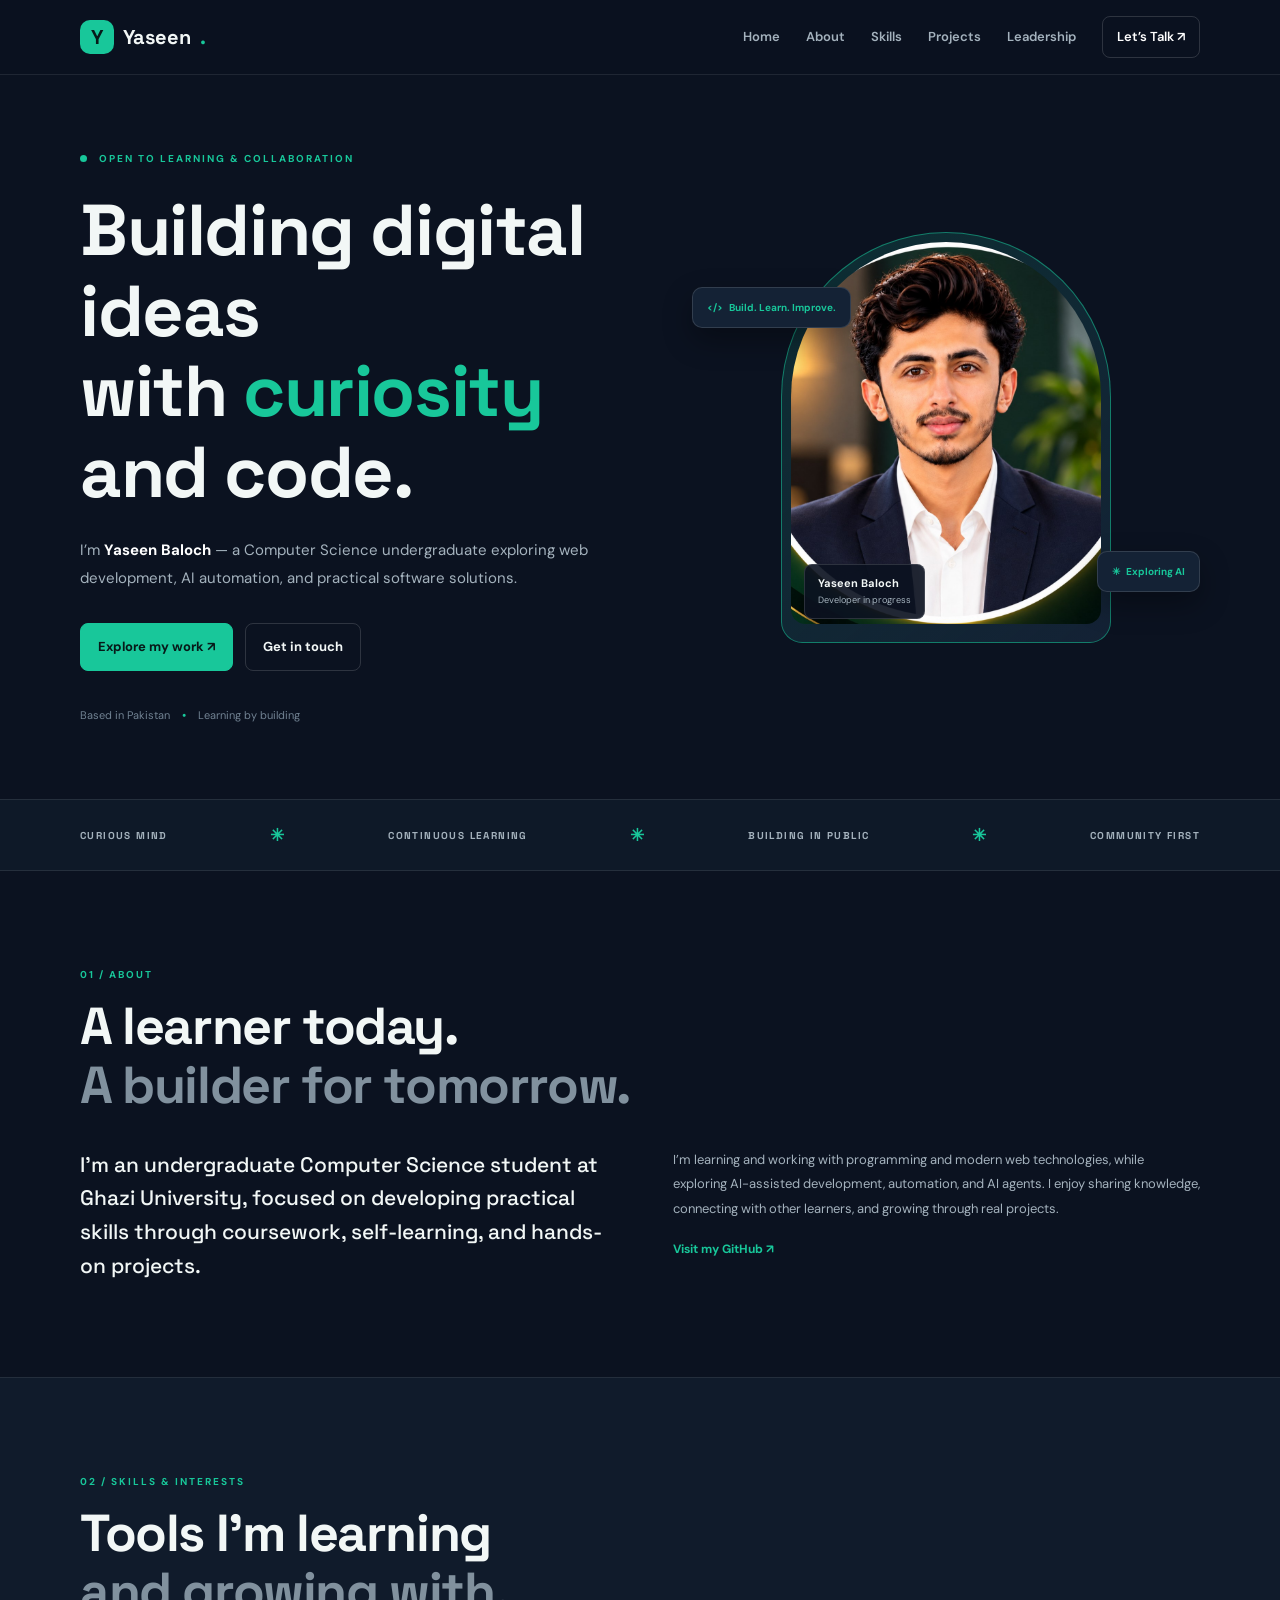
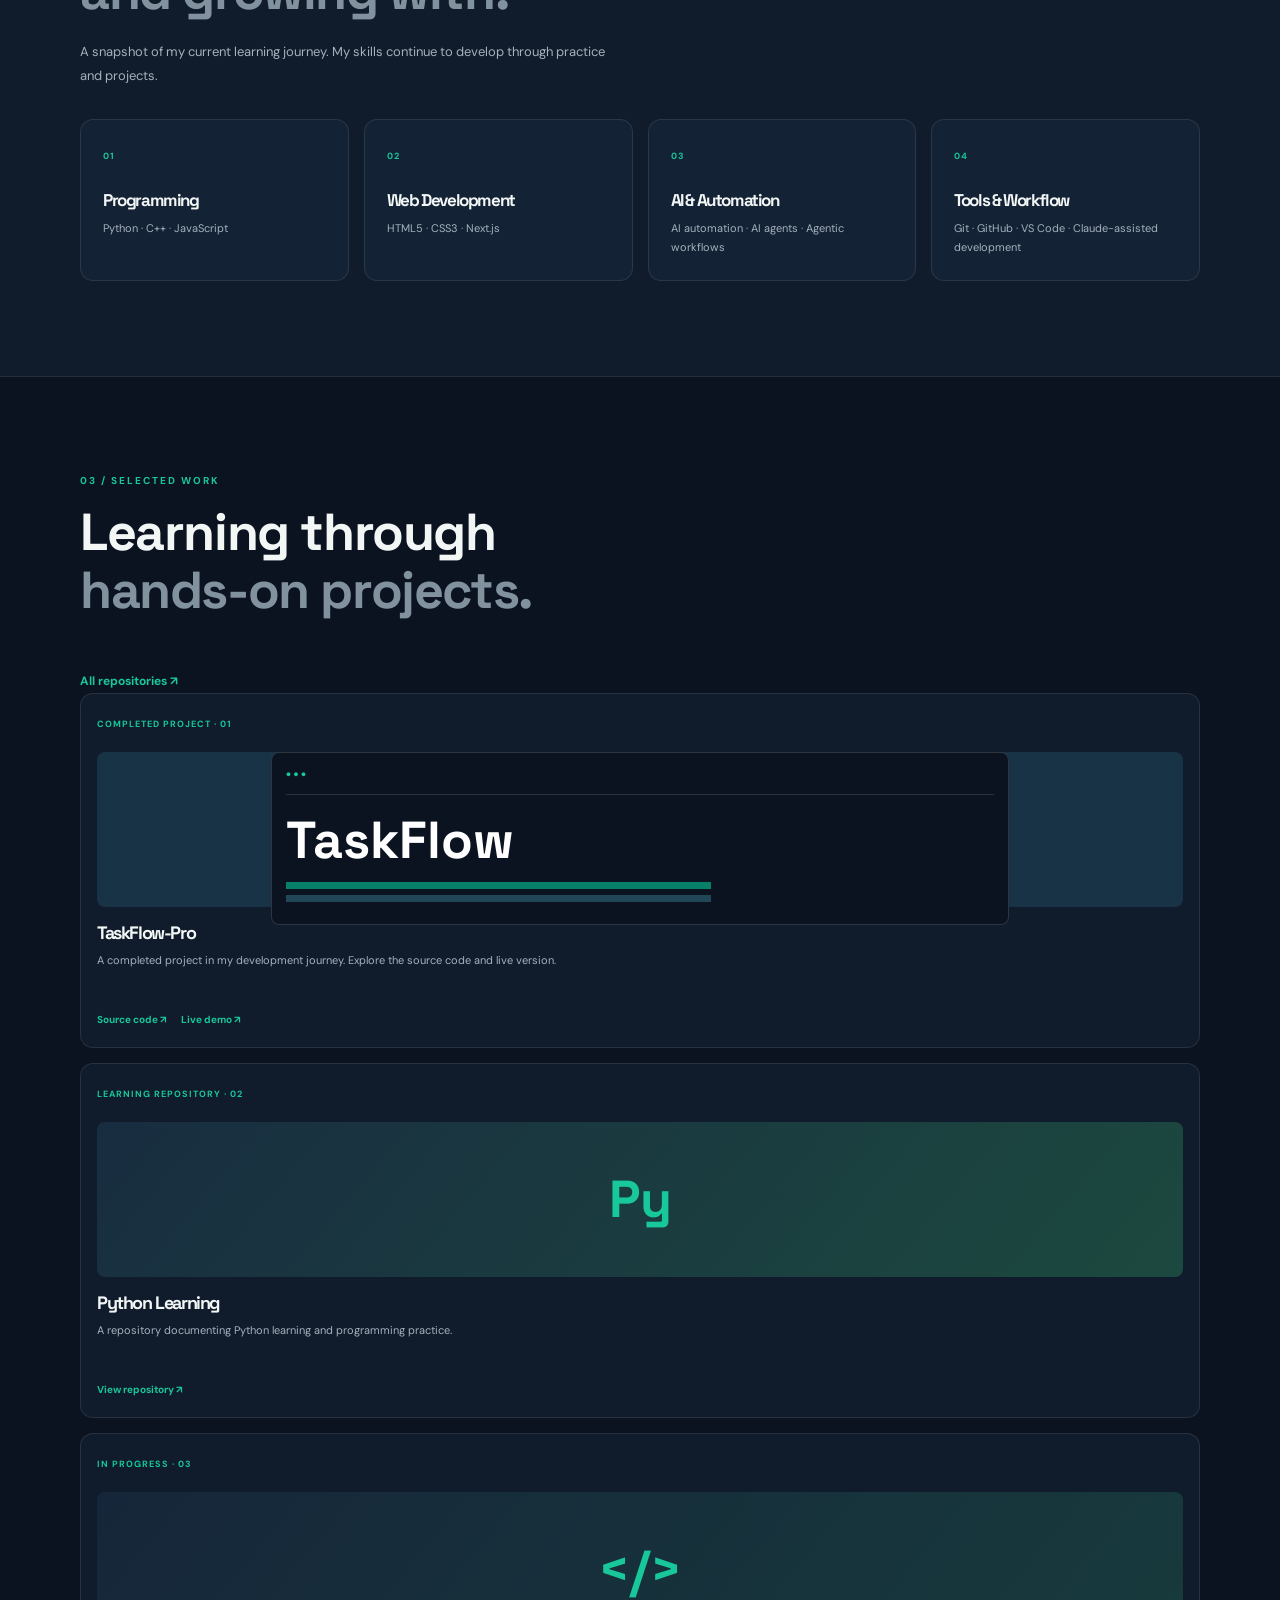
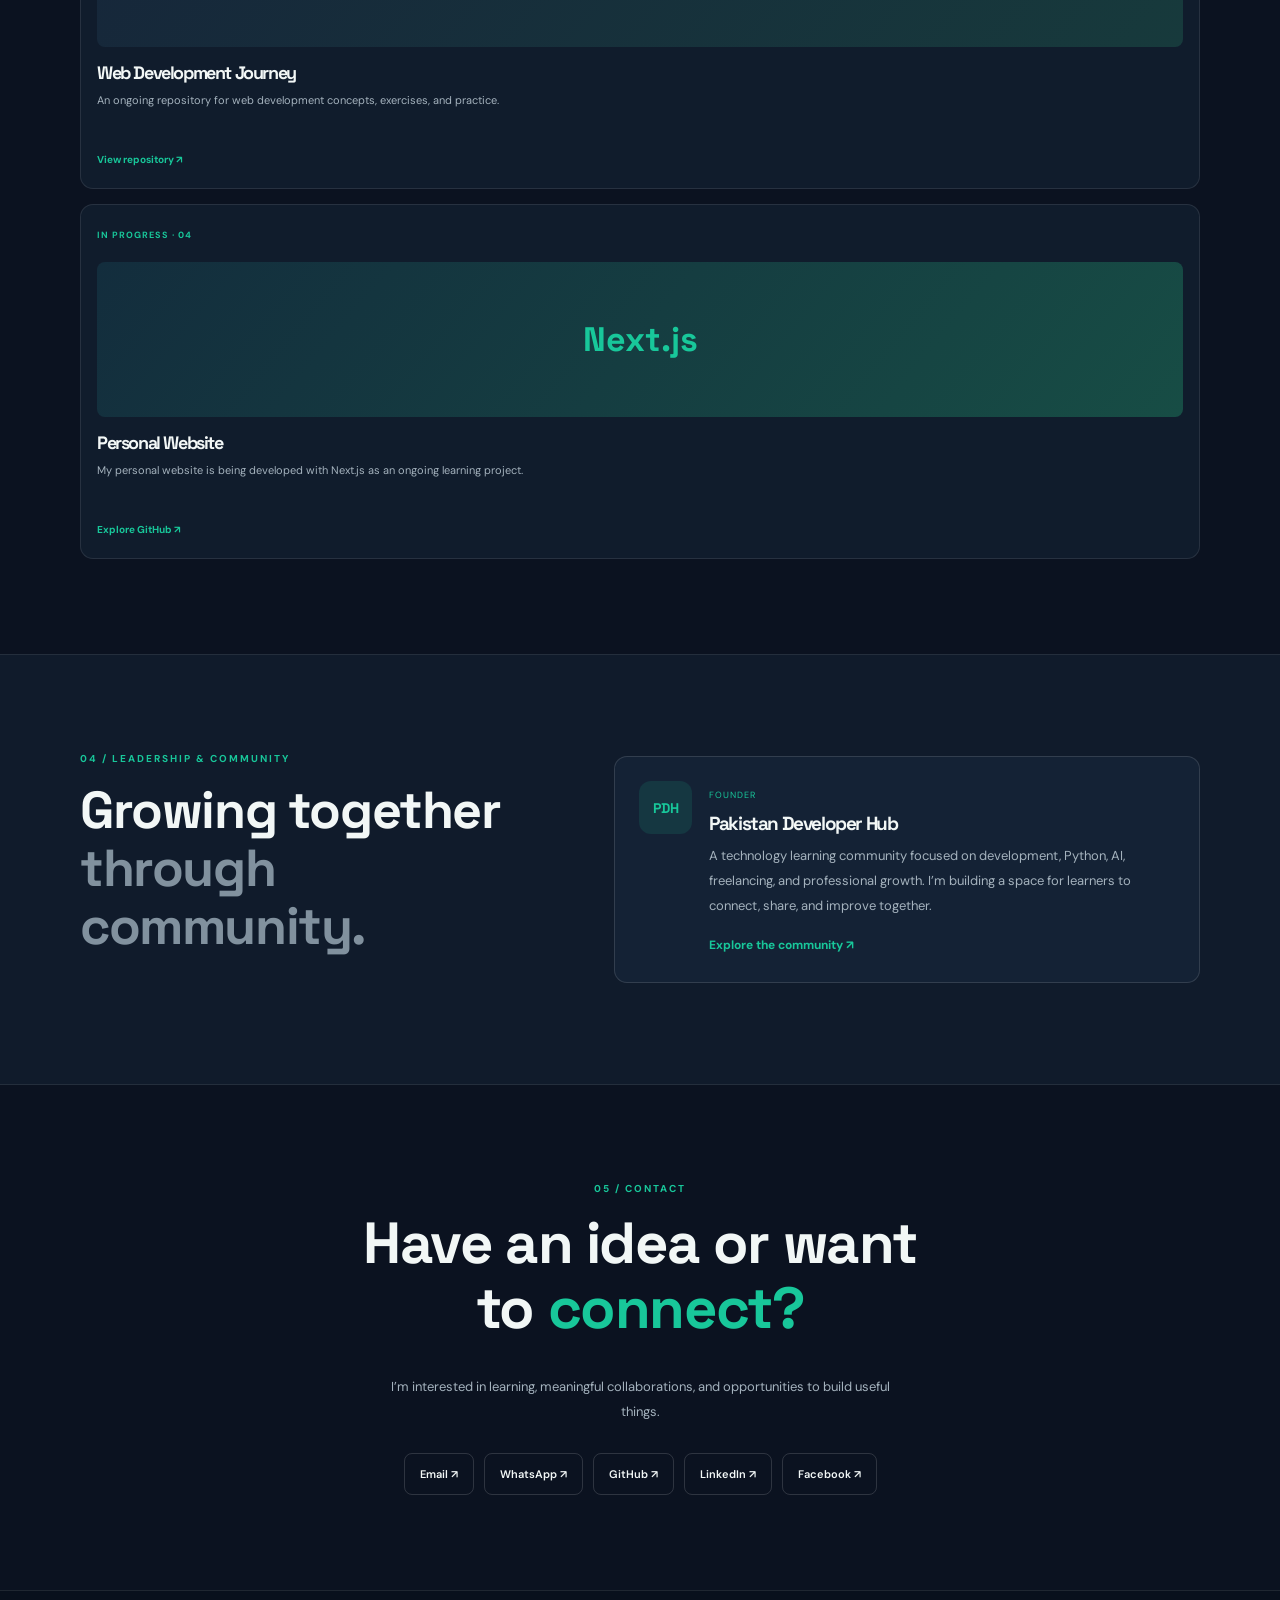
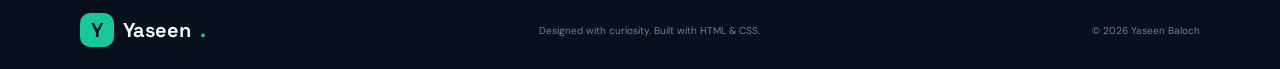
<file: WebDev-L1-LandingPage/index.html>
<!doctype html>
<html lang="en"><head><meta charset="utf-8"><meta name="viewport" content="width=device-width,initial-scale=1"><meta name="description" content="Yaseen Baloch — Computer Science undergraduate exploring web development and AI automation."><meta name="theme-color" content="#0b1220"><title>Yaseen Baloch | Personal Brand</title><link rel="preconnect" href="https://fonts.googleapis.com"><link href="https://fonts.googleapis.com/css2?family=DM+Sans:wght@400;500;600;700&family=Space+Grotesk:wght@500;600;700&display=swap" rel="stylesheet"><link rel="stylesheet" href="style.css"></head>
<body><header class="header"><nav class="nav wrap"><a class="logo" href="#home"><b>Y</b> Yaseen<span>.</span></a><input id="menu" type="checkbox"><label for="menu" class="hamb"><i></i><i></i><i></i></label><div class="links"><a href="#home">Home</a><a href="#about">About</a><a href="#skills">Skills</a><a href="#work">Projects</a><a href="#community">Leadership</a><a class="contact-nav" href="#contact">Let’s Talk ↗</a></div></nav></header>
<main><section class="hero wrap" id="home"><div><p class="eyebrow"><i></i> OPEN TO LEARNING & COLLABORATION</p><h1>Building digital ideas<br>with <em>curiosity</em><br>and code.</h1><p class="lead">I’m <strong>Yaseen Baloch</strong> — a Computer Science undergraduate exploring web development, AI automation, and practical software solutions.</p><div class="actions"><a class="btn primary" href="#work">Explore my work ↗</a><a class="btn" href="#contact">Get in touch</a></div><p class="meta">Based in Pakistan <b>•</b> Learning by building</p></div><div class="visual"><div class="glow"></div><div class="portrait"><img src="assets/profile.jpg" alt="Portrait of Yaseen Baloch"><div class="caption">Yaseen Baloch<small>Developer in progress</small></div></div><div class="float f1">&lt;/&gt; &nbsp; Build. Learn. Improve.</div><div class="float f2">✳ &nbsp; Exploring AI</div></div></section>
<div class="ticker"><div class="wrap">CURIOUS MIND <b>✳</b> CONTINUOUS LEARNING <b>✳</b> BUILDING IN PUBLIC <b>✳</b> COMMUNITY FIRST</div></div>
<section class="section wrap" id="about"><p class="eyebrow">01 / ABOUT</p><h2>A learner today.<br><span>A builder for tomorrow.</span></h2><div class="two"><p class="big">I’m an undergraduate Computer Science student at Ghazi University, focused on developing practical skills through coursework, self-learning, and hands-on projects.</p><div><p class="muted">I’m learning and working with programming and modern web technologies, while exploring AI-assisted development, automation, and AI agents. I enjoy sharing knowledge, connecting with other learners, and growing through real projects.</p><a class="textlink" href="https://github.com/yaseenbalochpk" target="_blank" rel="noopener">Visit my GitHub ↗</a></div></div></section>
<section class="section soft" id="skills"><div class="wrap"><p class="eyebrow">02 / SKILLS & INTERESTS</p><h2>Tools I’m learning<br><span>and growing with.</span></h2><p class="muted note">A snapshot of my current learning journey. My skills continue to develop through practice and projects.</p><div class="cards skills"><article><small>01</small><h3>Programming</h3><p>Python · C++ · JavaScript</p></article><article><small>02</small><h3>Web Development</h3><p>HTML5 · CSS3 · Next.js</p></article><article><small>03</small><h3>AI & Automation</h3><p>AI automation · AI agents · Agentic workflows</p></article><article><small>04</small><h3>Tools & Workflow</h3><p>Git · GitHub · VS Code · Claude-assisted development</p></article></div></div></section>
<section class="section wrap" id="work"><p class="eyebrow">03 / SELECTED WORK</p><div class="heading"><h2>Learning through<br><span>hands-on projects.</span></h2><a class="textlink" href="https://github.com/yaseenbalochpk" target="_blank" rel="noopener">All repositories ↗</a></div><div class="cards projects"><article><small>COMPLETED PROJECT · 01</small><div class="art art1"><div class="window">● ● ●<hr><b>TaskFlow</b><div class="bars"></div></div></div><h3>TaskFlow-Pro</h3><p>A completed project in my development journey. Explore the source code and live version.</p><a href="https://github.com/yaseenbalochpk/TaskFlow-Pro" target="_blank" rel="noopener">Source code ↗</a> <a href="https://yaseenbalochpk.github.io/TaskFlow-Pro/" target="_blank" rel="noopener">Live demo ↗</a></article><article><small>LEARNING REPOSITORY · 02</small><div class="art art2"><b>Py</b></div><h3>Python Learning</h3><p>A repository documenting Python learning and programming practice.</p><a href="https://github.com/yaseenbalochpk/Python-Learning-" target="_blank" rel="noopener">View repository ↗</a></article><article><small>IN PROGRESS · 03</small><div class="art art3"><b>&lt;/&gt;</b></div><h3>Web Development Journey</h3><p>An ongoing repository for web development concepts, exercises, and practice.</p><a href="https://github.com/yaseenbalochpk/Web-Development-Journey" target="_blank" rel="noopener">View repository ↗</a></article><article><small>IN PROGRESS · 04</small><div class="art art4"><b>Next.js</b></div><h3>Personal Website</h3><p>My personal website is being developed with Next.js as an ongoing learning project.</p><a href="https://github.com/yaseenbalochpk" target="_blank" rel="noopener">Explore GitHub ↗</a></article></div></section>
<section class="section soft" id="community"><div class="wrap community"><div><p class="eyebrow">04 / LEADERSHIP & COMMUNITY</p><h2>Growing together<br><span>through community.</span></h2></div><article><b class="pdh">PDH</b><div><small>FOUNDER</small><h3>Pakistan Developer Hub</h3><p class="muted">A technology learning community focused on development, Python, AI, freelancing, and professional growth. I’m building a space for learners to connect, share, and improve together.</p><a class="textlink" href="https://www.linkedin.com/groups/39563021" target="_blank" rel="noopener">Explore the community ↗</a></div></article></div></section>
<section class="section wrap end" id="contact"><p class="eyebrow">05 / CONTACT</p><h2>Have an idea or want<br>to <em>connect?</em></h2><p class="muted note">I’m interested in learning, meaningful collaborations, and opportunities to build useful things.</p><div class="social"><a href="mailto:yaseenonliepk@gmail.com">Email ↗</a><a href="https://wa.me/9232021212826" target="_blank" rel="noopener">WhatsApp ↗</a><a href="https://github.com/yaseenbalochpk" target="_blank" rel="noopener">GitHub ↗</a><a href="https://www.linkedin.com/in/muhammad-yaseen-b308b53b1/" target="_blank" rel="noopener">LinkedIn ↗</a><a href="https://www.facebook.com/share/1BTi6rtPhD/?mibextid=wwXIfr" target="_blank" rel="noopener">Facebook ↗</a></div></section></main>
<footer><div class="wrap foot"><a class="logo" href="#home"><b>Y</b> Yaseen<span>.</span></a><p>Designed with curiosity. Built with HTML & CSS.</p><small>© 2026 Yaseen Baloch</small></div></footer></body></html>
</file>
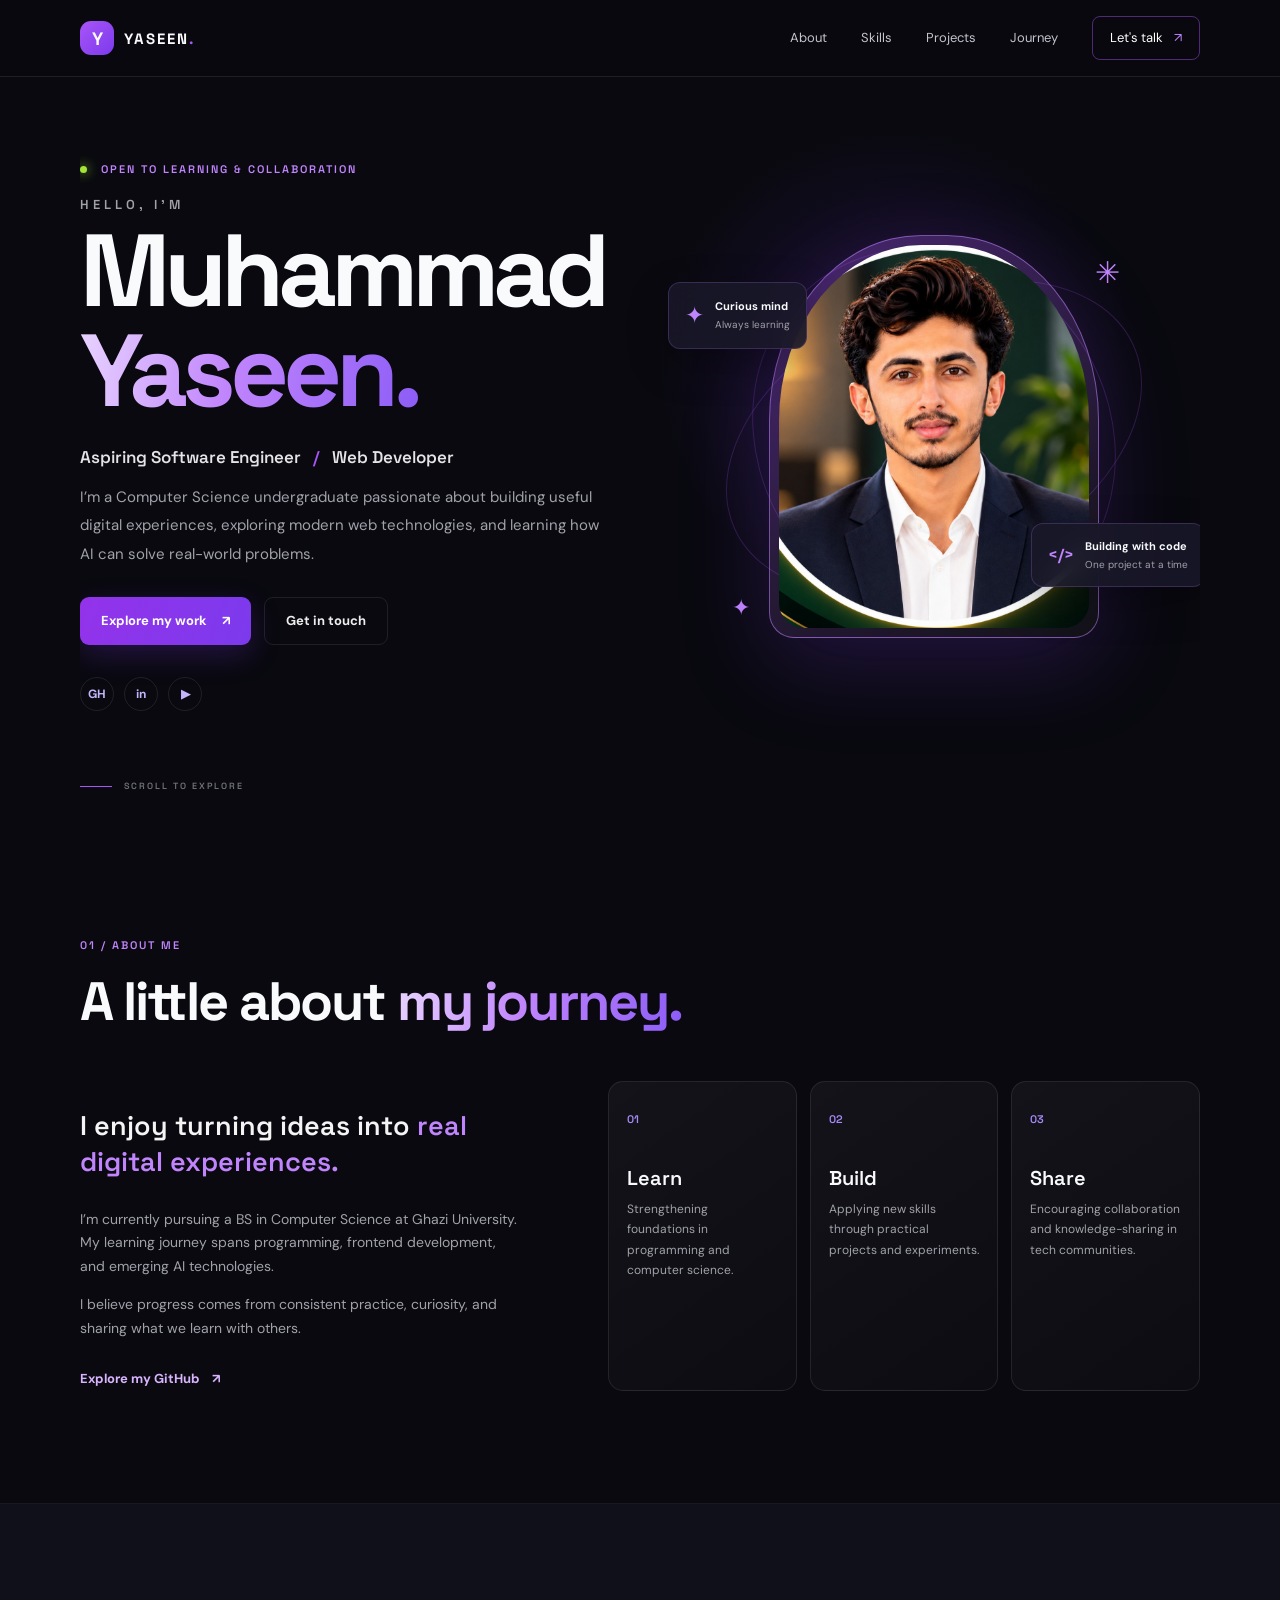
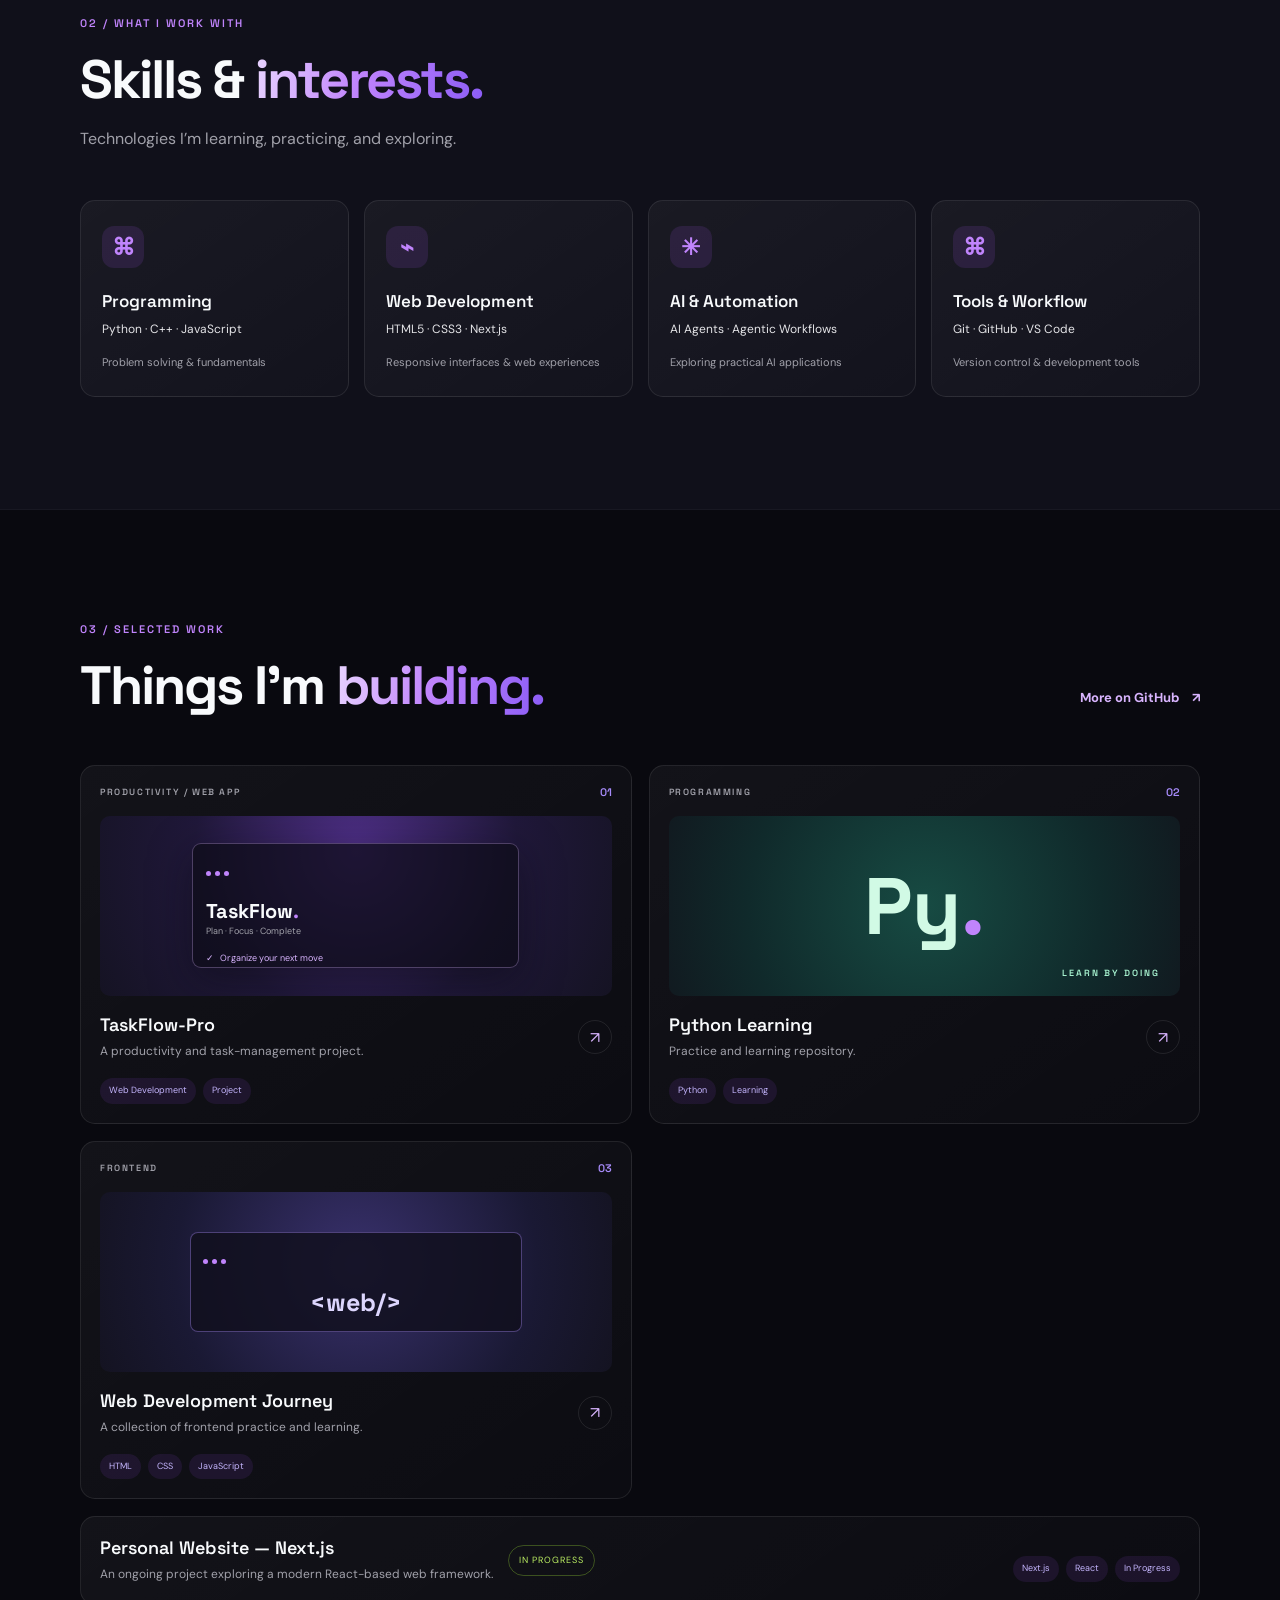
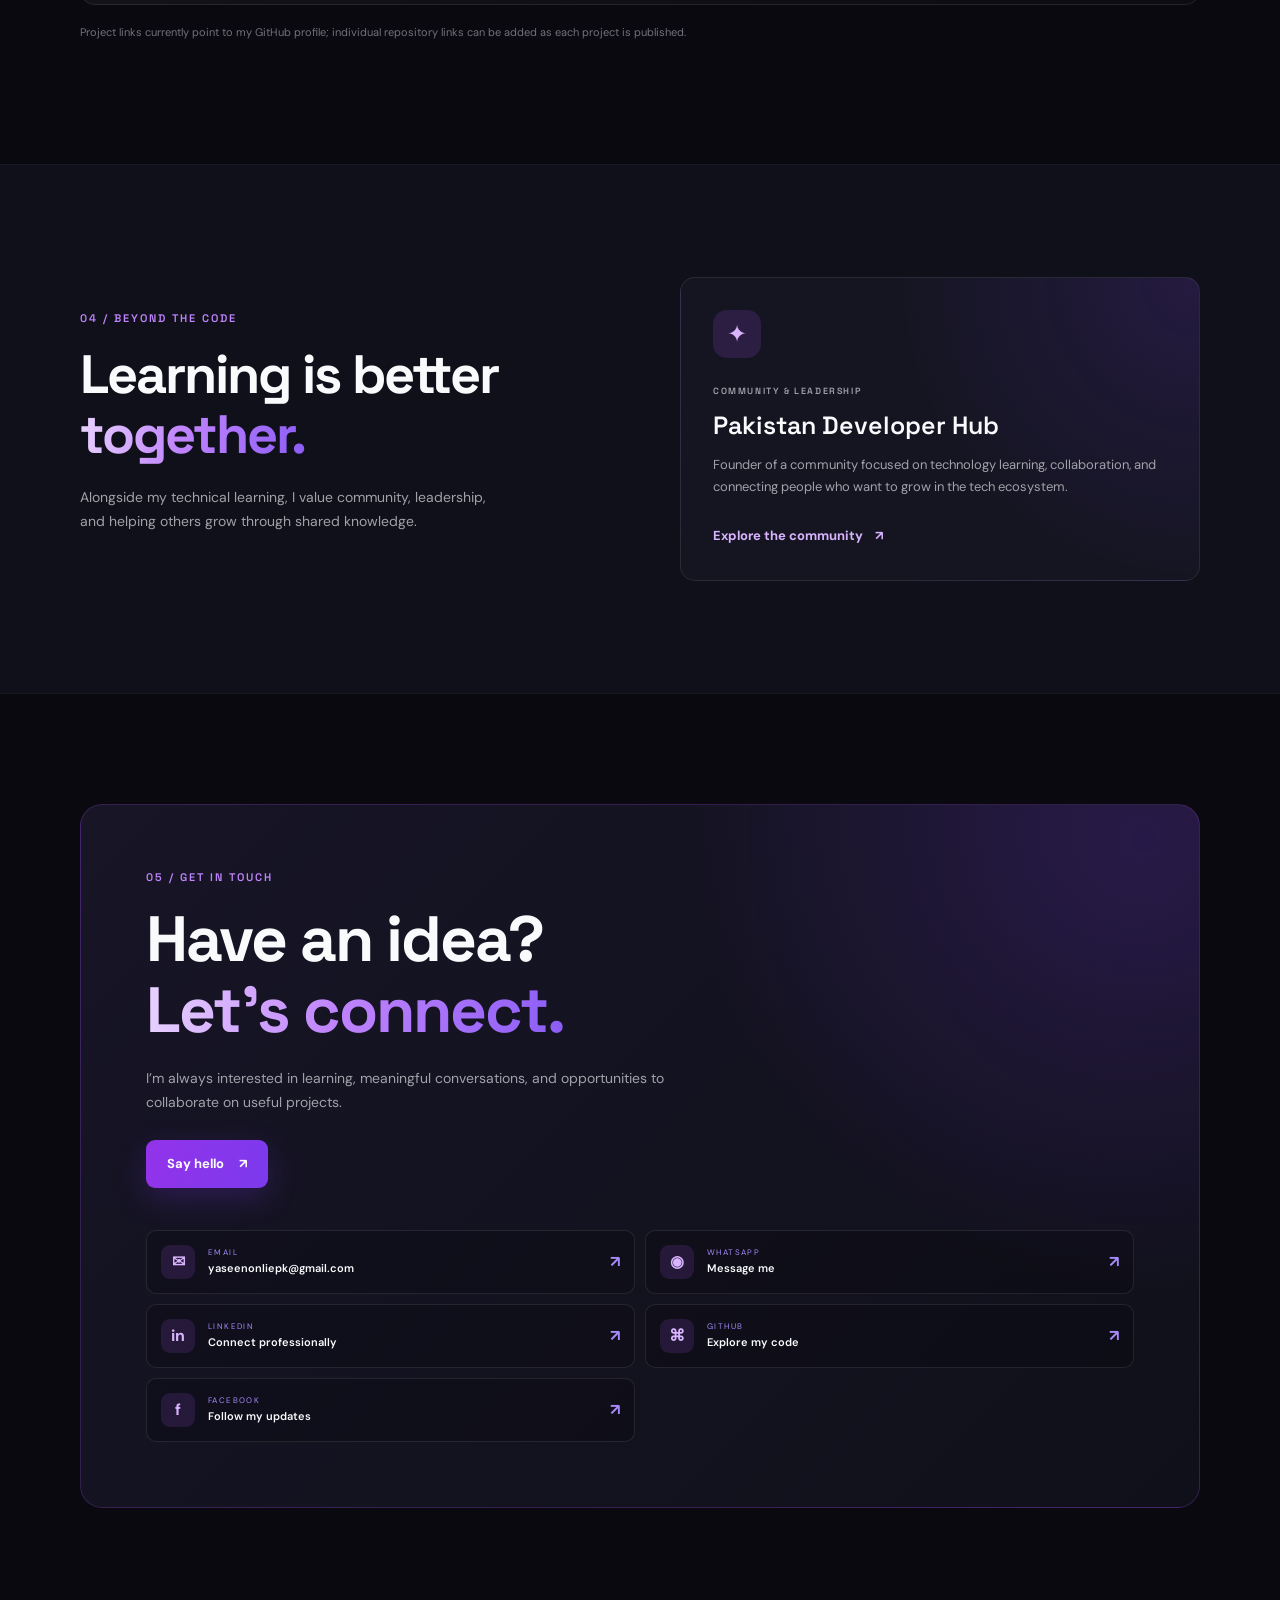
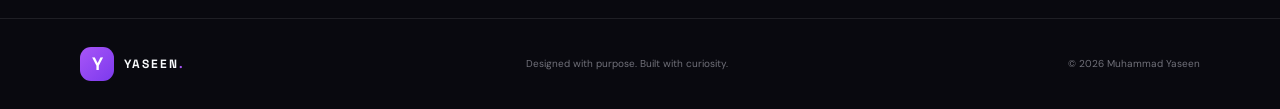
<file: WebDev-L1-PersonalPortfolio/index.html>
<!doctype html>
<html lang="en">
<head>
  <meta charset="utf-8">
  <meta name="viewport" content="width=device-width, initial-scale=1">
  <meta name="theme-color" content="#09090f">
  <meta name="description" content="Muhammad Yaseen — Computer Science undergraduate, aspiring software engineer, and web development learner. Explore projects, skills, and ways to connect.">
  <meta property="og:title" content="Muhammad Yaseen | Developer Portfolio">
  <meta property="og:description" content="A creative developer portfolio showcasing skills, projects, and the journey of Yaseen Baloch.">
  <meta property="og:type" content="website">
  <title>Muhammad Yaseen | Developer Portfolio</title>
  <link rel="preconnect" href="https://fonts.googleapis.com">
  <link rel="preconnect" href="https://fonts.gstatic.com" crossorigin>
  <link href="https://fonts.googleapis.com/css2?family=DM+Sans:wght@400;500;600;700&family=Space+Grotesk:wght@400;500;600;700&display=swap" rel="stylesheet">
  <link rel="stylesheet" href="style.css">
</head>
<body>
  <a class="skip-link" href="#main">Skip to content</a>
  <header class="site-header">
    <nav class="nav container" aria-label="Main navigation">
      <a class="brand" href="#home" aria-label="Yaseen Baloch home"><span class="brand-mark">Y</span><span>YASEEN<span class="brand-dot">.</span></span></a>
      <input class="nav-toggle" type="checkbox" id="nav-toggle" aria-label="Toggle navigation">
      <label class="menu-button" for="nav-toggle" aria-label="Open navigation menu"><span></span><span></span><span></span></label>
      <div class="nav-links">
        <a href="#about">About</a><a href="#skills">Skills</a><a href="#projects">Projects</a><a href="#journey">Journey</a><a class="nav-cta" href="#contact">Let's talk <span aria-hidden="true">↗</span></a>
      </div>
    </nav>
  </header>

  <main id="main">
    <section class="hero section container" id="home">
      <div class="hero-copy">
        <p class="eyebrow"><span class="status-dot"></span> OPEN TO LEARNING & COLLABORATION</p>
        <p class="hero-kicker">HELLO, I'M</p>
        <h1>Muhammad<br><span class="gradient-text">Yaseen.</span></h1>
        <p class="hero-role">Aspiring Software Engineer <span class="role-divider">/</span> Web Developer</p>
        <p class="hero-description">I’m a Computer Science undergraduate passionate about building useful digital experiences, exploring modern web technologies, and learning how AI can solve real-world problems.</p>
        <div class="hero-actions"><a class="button button-primary" href="#projects">Explore my work <span aria-hidden="true">↗</span></a><a class="button button-secondary" href="#contact">Get in touch</a></div>
        <div class="hero-socials" aria-label="Social profiles">
          <a href="https://github.com/yaseenbalochpk" target="_blank" rel="noopener noreferrer" aria-label="GitHub">GH</a>
          <a href="https://www.linkedin.com/in/muhammad-yaseen-b308b53b1/" target="_blank" rel="noopener noreferrer" aria-label="LinkedIn">in</a>
          <a href="https://youtube.com/@yaseenbalochpk" target="_blank" rel="noopener noreferrer" aria-label="YouTube">▶</a>
        </div>
      </div>
      <div class="hero-visual">
        <div class="orbit orbit-one"></div><div class="orbit orbit-two"></div>
        <div class="portrait-frame"><img src="assets/profile.jpg" alt="Portrait of Muhammad Yaseen wearing a dark suit"></div>
        <div class="floating-card card-top"><span class="card-icon">✦</span><span><strong>Curious mind</strong><small>Always learning</small></span></div>
        <div class="floating-card card-bottom"><span class="code-icon">&lt;/&gt;</span><span><strong>Building with code</strong><small>One project at a time</small></span></div>
        <span class="visual-spark spark-one">✳</span><span class="visual-spark spark-two">✦</span>
      </div>
      <a class="scroll-cue" href="#about"><span></span> SCROLL TO EXPLORE</a>
    </section>

    <section class="section container" id="about">
      <div class="section-heading"><p class="eyebrow">01 / ABOUT ME</p><h2>A little about <span class="gradient-text">my journey.</span></h2></div>
      <div class="about-grid">
        <div class="about-lead"><p class="large-copy">I enjoy turning ideas into <span class="accent-text">real digital experiences.</span></p><p>I’m currently pursuing a BS in Computer Science at Ghazi University. My learning journey spans programming, frontend development, and emerging AI technologies.</p><p>I believe progress comes from consistent practice, curiosity, and sharing what we learn with others.</p><a class="text-link" href="https://github.com/yaseenbalochpk" target="_blank" rel="noopener noreferrer">Explore my GitHub <span>↗</span></a></div>
        <div class="about-facts"><article class="fact-card"><span class="fact-number">01</span><h3>Learn</h3><p>Strengthening foundations in programming and computer science.</p></article><article class="fact-card"><span class="fact-number">02</span><h3>Build</h3><p>Applying new skills through practical projects and experiments.</p></article><article class="fact-card"><span class="fact-number">03</span><h3>Share</h3><p>Encouraging collaboration and knowledge-sharing in tech communities.</p></article></div>
      </div>
    </section>

    <section class="section section-muted" id="skills"><div class="container">
      <div class="section-heading"><p class="eyebrow">02 / WHAT I WORK WITH</p><h2>Skills & <span class="gradient-text">interests.</span></h2><p class="section-intro">Technologies I’m learning, practicing, and exploring.</p></div>
      <div class="skills-grid">
        <article class="skill-card"><div class="skill-symbol">⌘</div><h3>Programming</h3><p>Python · C++ · JavaScript</p><span class="skill-note">Problem solving & fundamentals</span></article>
        <article class="skill-card"><div class="skill-symbol">⌁</div><h3>Web Development</h3><p>HTML5 · CSS3 · Next.js</p><span class="skill-note">Responsive interfaces & web experiences</span></article>
        <article class="skill-card"><div class="skill-symbol">✳</div><h3>AI & Automation</h3><p>AI Agents · Agentic Workflows</p><span class="skill-note">Exploring practical AI applications</span></article>
        <article class="skill-card"><div class="skill-symbol">⌘</div><h3>Tools & Workflow</h3><p>Git · GitHub · VS Code</p><span class="skill-note">Version control & development tools</span></article>
      </div>
    </div></section>

    <section class="section container" id="projects">
      <div class="section-heading heading-row"><div><p class="eyebrow">03 / SELECTED WORK</p><h2>Things I’m <span class="gradient-text">building.</span></h2></div><a class="text-link" href="https://github.com/yaseenbalochpk" target="_blank" rel="noopener noreferrer">More on GitHub <span>↗</span></a></div>
      <div class="projects-grid">
        <article class="project-card project-featured"><div class="project-topline"><span class="project-type">PRODUCTIVITY / WEB APP</span><span class="project-index">01</span></div><div class="project-art art-one"><span class="art-window"><i></i><i></i><i></i><b>TaskFlow<span>.</span></b><small>Plan · Focus · Complete</small><em>✓ &nbsp; Organize your next move</em></span></div><div class="project-info"><div><h3>TaskFlow-Pro</h3><p>A productivity and task-management project.</p></div><a class="round-link" href="https://github.com/yaseenbalochpk" target="_blank" rel="noopener noreferrer" aria-label="View GitHub profile">↗</a></div><div class="tag-row"><span>Web Development</span><span>Project</span></div></article>
        <article class="project-card"><div class="project-topline"><span class="project-type">PROGRAMMING</span><span class="project-index">02</span></div><div class="project-art art-two"><span class="big-code">Py<span>.</span></span><span class="art-caption">LEARN BY DOING</span></div><div class="project-info"><div><h3>Python Learning</h3><p>Practice and learning repository.</p></div><a class="round-link" href="https://github.com/yaseenbalochpk" target="_blank" rel="noopener noreferrer" aria-label="View GitHub profile">↗</a></div><div class="tag-row"><span>Python</span><span>Learning</span></div></article>
        <article class="project-card"><div class="project-topline"><span class="project-type">FRONTEND</span><span class="project-index">03</span></div><div class="project-art art-three"><span class="browser-shape"><i></i><i></i><i></i><b>&lt;web/&gt;</b></span></div><div class="project-info"><div><h3>Web Development Journey</h3><p>A collection of frontend practice and learning.</p></div><a class="round-link" href="https://github.com/yaseenbalochpk" target="_blank" rel="noopener noreferrer" aria-label="View GitHub profile">↗</a></div><div class="tag-row"><span>HTML</span><span>CSS</span><span>JavaScript</span></div></article>
        <article class="project-card project-wide"><div class="project-topline"><span class="project-type">PERSONAL WEBSITE</span><span class="project-index">04</span></div><div class="project-info"><div><h3>Personal Website — Next.js</h3><p>An ongoing project exploring a modern React-based web framework.</p></div><span class="status-pill">IN PROGRESS</span></div><div class="tag-row"><span>Next.js</span><span>React</span><span>In Progress</span></div></article>
      </div>
      <p class="project-disclaimer">Project links currently point to my GitHub profile; individual repository links can be added as each project is published.</p>
    </section>

    <section class="section section-muted" id="journey"><div class="container journey-grid">
      <div><p class="eyebrow">04 / BEYOND THE CODE</p><h2>Learning is better <span class="gradient-text">together.</span></h2><p class="journey-copy">Alongside my technical learning, I value community, leadership, and helping others grow through shared knowledge.</p></div>
      <article class="community-card"><div class="community-icon">✦</div><p class="project-type">COMMUNITY & LEADERSHIP</p><h3>Pakistan Developer Hub</h3><p>Founder of a community focused on technology learning, collaboration, and connecting people who want to grow in the tech ecosystem.</p><a class="text-link" href="https://www.linkedin.com/groups/39563021" target="_blank" rel="noopener noreferrer">Explore the community <span>↗</span></a></article>
    </div></section>

    <section class="section container contact-section" id="contact">
      <div class="contact-panel"><p class="eyebrow">05 / GET IN TOUCH</p><h2>Have an idea?<br><span class="gradient-text">Let’s connect.</span></h2><p>I’m always interested in learning, meaningful conversations, and opportunities to collaborate on useful projects.</p><a class="button button-primary" href="mailto:yaseenonliepk@gmail.com">Say hello <span aria-hidden="true">↗</span></a>
        <div class="contact-links">
          <a href="mailto:yaseenonliepk@gmail.com"><span class="contact-icon">✉</span><span><small>EMAIL</small><strong>yaseenonliepk@gmail.com</strong></span><b>↗</b></a>
          <a href="https://wa.me/923202121826" target="_blank" rel="noopener noreferrer"><span class="contact-icon">◉</span><span><small>WHATSAPP</small><strong>Message me</strong></span><b>↗</b></a>
          <a href="https://www.linkedin.com/in/muhammad-yaseen-b308b53b1/" target="_blank" rel="noopener noreferrer"><span class="contact-icon">in</span><span><small>LINKEDIN</small><strong>Connect professionally</strong></span><b>↗</b></a>
          <a href="https://github.com/yaseenbalochpk" target="_blank" rel="noopener noreferrer"><span class="contact-icon">⌘</span><span><small>GITHUB</small><strong>Explore my code</strong></span><b>↗</b></a>
          <a href="https://www.facebook.com/share/1BTi6rtPhD/?mibextid=wwXIfr" target="_blank" rel="noopener noreferrer"><span class="contact-icon">f</span><span><small>FACEBOOK</small><strong>Follow my updates</strong></span><b>↗</b></a>
        </div>
      </div>
    </section>
  </main>

  <footer class="site-footer"><div class="container footer-inner"><a class="brand" href="#home"><span class="brand-mark">Y</span><span>YASEEN<span class="brand-dot">.</span></span></a><p>Designed with purpose. Built with curiosity.</p><span>© 2026 Muhammad Yaseen</span></div></footer>
</body>
</html>
</file>
<file: WebDev-L1-LandingPage/style.css>
*{box-sizing:border-box;margin:0;padding:0}html{scroll-behavior:smooth;scroll-padding-top:85px}body{background:#0b1220;color:#f2f7f6;font:15px "DM Sans",sans-serif;line-height:1.7}a{color:inherit;text-decoration:none}.wrap{width:min(1120px,calc(100% - 44px));margin:auto}.header{position:sticky;top:0;z-index:9;background:#0b1220ed;backdrop-filter:blur(14px);border-bottom:1px solid #ffffff16}.nav{height:74px;display:flex;align-items:center;justify-content:space-between}.logo{font:700 20px "Space Grotesk";display:flex;align-items:center;gap:9px}.logo b{display:grid;place-items:center;background:#18c79a;color:#071a19;width:34px;height:34px;border-radius:10px}.logo span{color:#18c79a}.links{display:flex;align-items:center;gap:26px;color:#a4b2bd;font-size:13px;font-weight:600}.links a:hover,.textlink,.projects article>a{color:#18c79a}.contact-nav{border:1px solid #ffffff25;padding:9px 14px;border-radius:8px;color:#fff}#menu,.hamb{display:none}.hero{min-height:620px;padding-block:75px;display:grid;grid-template-columns:1.05fr .95fr;align-items:center;gap:50px}.eyebrow{font-size:10px;letter-spacing:2px;color:#18c79a;font-weight:700}.eyebrow i{display:inline-block;width:7px;height:7px;background:#18c79a;border-radius:50%;margin-right:8px}h1,h2,h3{font-family:"Space Grotesk";line-height:1.12;letter-spacing:-1.4px}h1{font-size:clamp(44px,6vw,72px);margin:23px 0}.hero em,.end em{font-style:normal;color:#18c79a}.lead{color:#a4b2bd;max-width:510px;line-height:1.9}.lead strong{color:#fff}.actions{display:flex;gap:12px;flex-wrap:wrap;margin-top:30px}.btn{padding:12px 17px;border:1px solid #ffffff25;border-radius:8px;font-size:13px;font-weight:700}.primary{background:#18c79a;color:#071a19;border-color:#18c79a}.btn:hover{transform:translateY(-2px)}.meta{margin-top:35px;color:#718292;font-size:11px}.meta b{color:#18c79a;margin:0 9px}.visual{min-height:430px;display:grid;place-items:center;position:relative}.glow{position:absolute;width:350px;height:350px;border-radius:50%;background:r
adial-gradient(circle,#18c79a35,transparent 70%)}.portrait{position:relative;width:min(330px,78%);aspect-ratio:.82;padding:9px;border:1px solid #18c79a88;border-radius:170px 170px 22px 22px;background:linear-gradient(140deg,#18c79a28,#142235)}.portrait img{width:100%;height:100%;object-fit:cover;object-position:center 32%;border-radius:160px 160px 15px 15px}.caption{position:absolute;bottom:23px;left:22px;background:#0b1220e8;padding:9px 13px;border:1px solid #ffffff22;border-radius:8px;font-size:11px;font-weight:700}.caption small{display:block;color:#a4b2bd;font-weight:400}.float{position:absolute;background:#142235;border:1px solid #ffffff20;border-radius:10px;padding:11px 14px;font-size:10px;font-weight:700;box-shadow:0 12px 30px #0005}.f1{top:65px;left:0;color:#18c79a}.f2{right:0;bottom:60px;color:#18c79a}.ticker{border-block:1px solid #ffffff18;background:#0e1928}.ticker .wrap{min-height:70px;display:flex;align-items:center;justify-content:space-between;gap:16px;color:#a4b2bd;font:700 10px "Space Grotesk";letter-spacing:1.4px;white-space:nowrap}.ticker b{color:#18c79a;font-size:17px}.section{padding-block:95px}h2{font-size:clamp(34px,4.5vw,52px);margin:14px 0 34px}h2 span{color:#81919e}.two{display:grid;grid-template-columns:1fr 1fr;gap:65px}.big{font:500 21px/1.6 "Space Grotesk"}.muted{color:#a4b2bd;line-height:1.9;font-size:13px}.textlink{display:inline-block;margin-top:17px;font-size:12px;font-weight:700}.soft{background:#101b2b;border-block:1px solid #ffffff15}.note{max-width:540px;margin-top:-15px;margin-bottom:30px}.cards{display:grid;gap:15px}.skills{grid-template-columns:repeat(4,1fr)}.skills article,.projects article{padding:22px;border:1px solid #ffffff18;border-radius:13px;background:#142235}.skills article{min-height:155px}.skills small,.projects small{font-size:9px;letter-spacing:1px;color:#18c79a;font-weight:700}.skills h3{font-size:17px;margin:24px 0 8px}.skills p,.projects article p{color:#a4b2bd;font-size:11px;line-height:1.8}.projects{grid-te
mplate-columns:repeat(2,minmax(0,1fr))}.projects article{background:#101c2c;padding:16px}.art{height:155px;margin:16px 0;border-radius:8px;display:grid;place-items:center;background:#183246}.art b{font:700 52px "Space Grotesk";color:#18c79a}.art2{background:linear-gradient(130deg,#182d40,#1c493f)}.art3{background:linear-gradient(130deg,#16263a,#173a3c)}.art4{background:linear-gradient(130deg,#132d3d,#174d45)}.art4 b{font-size:34px}.window{background:#0b1220;border:1px solid #ffffff25;border-radius:8px;padding:14px;width:68%;font-size:9px;color:#18c79a}.window hr{border:0;border-top:1px solid #ffffff20;margin:12px 0}.window b{color:#fff}.bars{height:28px;width:60%;margin-top:9px;background:linear-gradient(#087f68 0 7px,transparent 7px 13px,#214657 13px 20px,transparent 20px)}.projects h3{font-size:18px;margin:5px 0 8px}.projects article p{min-height:55px}.projects article>a{font-size:10px;font-weight:700;margin-right:10px}.community{display:grid;grid-template-columns:.9fr 1.1fr;gap:55px;align-items:center}.community article{display:grid;grid-template-columns:55px 1fr;gap:15px;padding:24px;border:1px solid #ffffff20;border-radius:13px;background:#142235}.pdh{width:53px;height:53px;display:grid;place-items:center;border-radius:12px;background:#18c79a20;color:#18c79a;font:700 14px "Space Grotesk"}.community small{color:#18c79a;font-size:9px;letter-spacing:1px}.community h3{font-size:19px;margin:6px 0 10px}.end{text-align:center}.end h2{font-size:clamp(38px,5vw,58px)}.end .note{margin:0 auto 28px}.social{display:flex;justify-content:center;gap:10px;flex-wrap:wrap}.social a{padding:11px 15px;border:1px solid #ffffff25;border-radius:8px;font-size:11px;font-weight:600}.social a:hover{border-color:#18c79a;color:#18c79a}footer{border-top:1px solid #ffffff18;background:#08101c}.foot{min-height:78px;display:flex;align-items:center;justify-content:space-between;gap:15px}.foot p,.foot small{font-size:10px;color:#718292}@media(max-width:900px){.skills{grid-template-columns:repeat(
2,1fr)}.links{gap:14px}.hero{gap:20px}}@media(max-width:680px){.wrap{width:calc(100% - 34px)}.nav{height:66px}.hamb{display:flex;flex-direction:column;gap:4px;padding:10px;border:1px solid #ffffff25;border-radius:8px}.hamb i{width:17px;height:2px;background:#fff}#menu:checked~.links{display:flex}.links{display:none;position:absolute;top:65px;left:0;right:0;padding:12px 20px 18px;background:#0b1220;flex-direction:column;align-items:stretch;border-bottom:1px solid #ffffff20}.links a{padding:8px}.contact-nav{text-align:center}.hero{grid-template-columns:1fr;padding-block:60px;gap:25px}.visual{min-height:370px}.portrait{width:min(285px,78%)}.f1{left:0;top:45px}.f2{right:0;bottom:45px}.ticker .wrap{justify-content:flex-start;overflow:auto;font-size:8px}.section{padding-block:70px}.two,.community{grid-template-columns:1fr;gap:23px}.skills,.projects{grid-template-columns:1fr}.skills article{min-height:130px}.projects article p{min-height:0}.community article{grid-template-columns:45px 1fr;padding:17px}.pdh{width:43px;height:43px}.foot{padding-block:18px;flex-wrap:wrap}.foot p{order:3;width:100%}}@media(prefers-reduced-motion:reduce){html{scroll-behavior:auto}*{transition:none!important}}
</file>
<file: WebDev-L1-PersonalPortfolio/style.css>
:root{--bg:#09090f;--bg-soft:#10101a;--card:#151522;--card-2:#1a1929;--purple:#a855f7;--purple-2:#7c3aed;--text:#f8fafc;--muted:#a1a1aa;--line:rgba(255,255,255,.09);--font-body:'DM Sans',sans-serif;--font-display:'Space Grotesk',sans-serif;--container:1120px}*{box-sizing:border-box}html{scroll-behavior:smooth;scroll-padding-top:90px}body{margin:0;background:var(--bg);color:var(--text);font-family:var(--font-body);line-height:1.7}a{color:inherit;text-decoration:none}img{display:block;max-width:100%}.container{width:min(var(--container),calc(100% - 48px));margin-inline:auto}.section{padding-block:112px}.skip-link{position:absolute;left:-999px;top:10px;background:#fff;color:#111;padding:10px;z-index:100}.skip-link:focus{left:10px}.site-header{position:sticky;top:0;z-index:50;background:rgba(9,9,15,.82);backdrop-filter:blur(18px);border-bottom:1px solid var(--line)}.nav{height:76px;display:flex;align-items:center;justify-content:space-between}.brand{display:inline-flex;align-items:center;gap:10px;font:700 15px var(--font-display);letter-spacing:2px}.brand-mark{display:grid;place-items:center;width:34px;height:34px;border-radius:11px;background:linear-gradient(135deg,var(--purple),var(--purple-2));color:#fff;font-size:18px;letter-spacing:0}.brand-dot{color:var(--purple)}.nav-links{display:flex;align-items:center;gap:34px;color:#c4c4ce;font-size:13px}.nav-links a:hover,.text-link:hover{color:#d8b4fe}.nav-cta{padding:10px 17px;border:1px solid rgba(168,85,247,.45);border-radius:8px;color:#fff}.nav-cta span{color:#c084fc;margin-left:8px}.nav-toggle,.menu-button{display:none}.hero{min-height:690px;display:grid;grid-template-columns:1.05fr .95fr;align-items:center;position:relative;padding-top:85px;padding-bottom:115px;overflow:hidden}.hero:before{content:"";position:absolute;width:500px;height:500px;right:5%;top:5%;background:radial-gradient(circle,rgba(124,58,237,.19),transparent 68%);pointer-events:none}.hero-copy{position:relative;z-index:2}.eyebrow{margin:0 0 20px;color:#c084fc;font:600 11px var(--font-display);letter-spacing:2px}.status-dot{display:inline-block;width:7px;height:7px;margin-right:9px;border-radius:50%;background:#a3e635;box-shadow:0 0 12px #a3e635}.hero-kicker{margin:0 0 8px;color:var(--muted);font:600 13px var(--font-display);letter-spacing:4px}.hero h1{margin:0;font:700 clamp(64px,8vw,104px)/.98 var(--font-display);letter-spacing:-6px}.gradient-text{background:linear-gradient(100deg,#e9d5ff 0%,#c084fc 45%,#8b5cf6 100%);-webkit-background-clip:text;background-clip:text;color:transparent}.hero-role{margin:24px 0 13px;color:#e4e4e7;font:600 17px var(--font-display)}.role-divider{color:var(--purple);padding-inline:8px}.hero-description{max-width:530px;color:var(--muted);font-size:15px;line-height:1.9}.hero-actions{display:flex;gap:13px;flex-wrap:wrap;margin-top:29px}.button{min-height:48px;padding:0 21px;display:inline-flex;align-items:center;justify-content:center;gap:15px;border-radius:9px;font-size:13px;font-weight:700;transition:transform .2s,box-shadow .2s}.button:hover{transform:translateY(-3px)}.button-primary{background:linear-gradient(110deg,#9333ea,#7c3aed);color:#fff;box-shadow:0 10px 30px rgba(124,58,237,.23)}.button-primary:hover{box-shadow:0 12px 34px rgba(168,85,247,.35)}.button-secondary{border:1px solid var(--line);color:#eee}.hero-socials{display:flex;gap:10px;margin-top:32px}.hero-socials a{width:34px;height:34px;display:grid;place-items:center;border:1px solid var(--line);border-radius:50%;color:#c4b5fd;font-size:12px;font-weight:700}.hero-socials a:hover{background:var(--purple-2);color:#fff}.hero-visual{height:480px;position:relative;display:grid;place-items:center}.portrait-frame{position:relative;z-index:2;width:min(330px,72%);aspect-ratio: .82;overflow:hidden;border-radius:46% 46% 25px 25px;border:1px solid rgba(192,132,252,.55);padding:9px;background:linear-gradient(145deg,rgba(168,85,247,.35),rgba(255,255,255,.04));box-shadow:0 25px 90px rgba(124,58,237,.22)}.portrait-frame img{width:100%;height:100%;object-fit:cover;object-position:center 30%;border-radius:inherit}.orbit{position:absolute;border:1px solid rgba(168,85,247,.22);border-radius:50%;transform:rotate(-25deg)}.orbit-one{width:440px;height:280px}.orbit-two{width:390px;height:350px;transform:rotate(55deg)}.floating-card{position:absolute;z-index:3;display:flex;align-items:center;gap:11px;padding:13px 16px;background:rgba(25,24,40,.9);border:1px solid rgba(192,132,252,.2);border-radius:12px;box-shadow:0 15px 40px rgba(0,0,0,.3);backdrop-filter:blur(12px)}.floating-card strong,.floating-card small{display:block}.floating-card strong{font-size:11px}.floating-card small{font-size:10px;color:var(--muted)}.card-icon,.code-icon{font-size:23px;color:#c084fc}.code-icon{font:700 16px var(--font-display)}.card-top{top:85px;left:0}.card-bottom{right:-5px;bottom:90px}.visual-spark{position:absolute;color:#c084fc}.spark-one{top:50px;right:15%;font-size:30px}.spark-two{bottom:50px;left:12%;font-size:22px}.scroll-cue{position:absolute;bottom:34px;left:0;display:flex;align-items:center;gap:12px;color:#71717a;font:600 9px var(--font-display);letter-spacing:2px}.scroll-cue span{width:32px;height:1px;background:var(--purple)}.section-heading{max-width:680px;margin-bottom:48px}.section-heading h2,.journey-grid h2,.contact-panel h2{margin:0;font:700 clamp(36px,5vw,54px)/1.12 var(--font-display);letter-spacing:-2px}.section-intro{color:var(--muted);margin:15px 0 0}.about-grid{display:grid;grid-template-columns:.85fr 1.15fr;gap:90px}.large-copy{font:600 27px/1.35 var(--font-display);color:#f4f4f5}.accent-text{color:#c084fc}.about-lead>p:not(.large-copy){color:var(--muted);font-size:14px}.text-link{display:inline-flex;gap:12px;align-items:center;margin-top:13px;color:#d8b4fe;font-size:13px;font-weight:700}.about-facts{display:grid;grid-template-columns:repeat(3,1fr);gap:13px}.fact-card,.skill-card,.project-card,.community-card{background:linear-gradient(145deg,rgba(255,255,255,.045),rgba(255,255,255,.015));border:1px solid var(--line);border-radius:15px}.fact-card{padding:22px 18px}.fact-number,.project-index{color:#a78bfa;font:600 11px var(--font-display)}.fact-card h3{font:600 20px var(--font-display);margin:34px 0 8px}.fact-card p{font-size:12px;color:var(--muted);margin:0}.section-muted{background:var(--bg-soft);border-block:1px solid rgba(255,255,255,.035)}.skills-grid{display:grid;grid-template-columns:repeat(4,1fr);gap:15px}.skill-card{padding:25px 21px;transition:transform .2s,border-color .2s}.skill-card:hover,.project-card:hover{transform:translateY(-5px);border-color:rgba(168,85,247,.4)}.skill-symbol{width:42px;height:42px;display:grid;place-items:center;border-radius:12px;background:rgba(168,85,247,.13);color:#c084fc;font:600 23px var(--font-display)}.skill-card h3{margin:22px 0 7px;font:600 17px var(--font-display)}.skill-card p{margin:0;color:#e4e4e7;font-size:12px}.skill-note{display:block;margin-top:13px;color:var(--muted);font-size:11px}.heading-row{display:flex;align-items:end;justify-content:space-between;gap:20px;max-width:none}.heading-row .text-link{margin-bottom:8px}.projects-grid{display:grid;grid-template-columns:repeat(2,1fr);gap:17px}.project-card{padding:19px;transition:transform .2s,border-color .2s;overflow:hidden}.project-topline{display:flex;justify-content:space-between;align-items:center}.project-type{font:600 9px var(--font-display);letter-spacing:1.6px;color:#a1a1aa}.project-art{height:180px;margin:17px 0;border-radius:10px;display:grid;place-items:center;position:relative;overflow:hidden}.art-one{background:radial-gradient(circle at 50% 20%,#50308a,#20183a 55%,#151323)}.art-window{width:64%;height:125px;border:1px solid rgba(216,180,254,.3);border-radius:9px;background:rgba(14,13,25,.75);padding:13px;box-shadow:0 12px 40px #09090f80}.art-window i,.browser-shape i{display:inline-block;width:5px;height:5px;border-radius:50%;background:#c084fc;margin-right:4px}.art-window b{display:block;margin-top:13px;font:700 20px var(--font-display)}.art-window b span,.big-code span{color:#c084fc}.art-window small,.art-window em{display:block;color:#a1a1aa;font-size:9px;font-style:normal}.art-window em{margin-top:12px;color:#d8b4fe}.art-two{background:radial-gradient(circle at 50% 50%,#174b43,#102a2b 65%,#111a20)}.big-code{font:700 80px var(--font-display);color:#d1fae5}.art-caption{position:absolute;bottom:17px;right:20px;font:600 9px var(--font-display);letter-spacing:2px;color:#a7f3d0}.art-three{background:radial-gradient(circle at 50% 40%,#39316d,#1a1934 65%,#141321)}.browser-shape{width:65%;height:100px;border:1px solid #a78bfa66;border-radius:8px;background:#11101ed9;padding:12px}.browser-shape b{display:block;text-align:center;margin-top:14px;font:700 25px var(--font-display);color:#ddd6fe}.project-info{display:flex;align-items:center;justify-content:space-between;gap:15px}.project-info h3{font:600 18px var(--font-display);margin:0 0 5px}.project-info p{font-size:12px;color:var(--muted);margin:0}.round-link{flex:0 0 34px;width:34px;height:34px;display:grid;place-items:center;border:1px solid var(--line);border-radius:50%;color:#d8b4fe}.tag-row{display:flex;gap:7px;flex-wrap:wrap;margin-top:17px}.tag-row span{font-size:9px;color:#c4b5fd;background:rgba(168,85,247,.1);padding:5px 9px;border-radius:20px}.project-wide{grid-column:1/-1;display:flex;align-items:center;justify-content:space-between;gap:20px}.project-wide .project-topline{display:none}.status-pill{white-space:nowrap;border:1px solid rgba(163,230,53,.3);color:#bef264;padding:7px 10px;border-radius:30px;font-size:9px;letter-spacing:1px}.project-disclaimer{font-size:11px;color:#71717a;margin-top:18px}.journey-grid{display:grid;grid-template-columns:1fr 1fr;gap:80px;align-items:center}.journey-copy{max-width:430px;color:var(--muted);font-size:14px;margin-top:20px}.community-card{padding:32px;background:radial-gradient(circle at 100% 0,rgba(124,58,237,.15),transparent 50%),#151522}.community-icon{width:48px;height:48px;display:grid;place-items:center;background:rgba(168,85,247,.15);color:#d8b4fe;border-radius:14px;font-size:24px;margin-bottom:27px}.community-card h3{font:600 25px var(--font-display);margin:12px 0}.community-card>p:not(.project-type){font-size:13px;color:var(--muted)}.contact-section{padding-block:110px}.contact-panel{position:relative;overflow:hidden;padding:65px;border:1px solid rgba(168,85,247,.22);border-radius:22px;background:radial-gradient(circle at 95% 5%,rgba(124,58,237,.2),transparent 36%),linear-gradient(135deg,#171526,#10101a)}.contact-panel h2{font-size:clamp(42px,6vw,64px)}.contact-panel>p:not(.eyebrow){max-width:520px;color:var(--muted);font-size:14px;margin:20px 0 25px}.contact-links{display:grid;grid-template-columns:repeat(2,1fr);gap:10px;margin-top:42px}.contact-links a{display:flex;align-items:center;gap:13px;padding:14px;border:1px solid var(--line);border-radius:10px;background:rgba(9,9,15,.3)}.contact-links a:hover{border-color:rgba(168,85,247,.45);background:rgba(168,85,247,.07)}.contact-icon{width:34px;height:34px;flex:0 0 34px;display:grid;place-items:center;background:rgba(168,85,247,.14);color:#d8b4fe;border-radius:9px;font-weight:700}.contact-links small,.contact-links strong{display:block}.contact-links small{font-size:8px;letter-spacing:1.4px;color:#a78bfa}.contact-links strong{font-size:11px;font-weight:600}.contact-links b{margin-left:auto;color:#a78bfa}.site-footer{border-top:1px solid var(--line)}.footer-inner{min-height:90px;display:flex;align-items:center;justify-content:space-between;gap:20px}.footer-inner p,.footer-inner>span{font-size:10px;color:#71717a}.footer-inner .brand{font-size:12px}
@media(max-width:850px){.section{padding-block:85px}.hero{min-height:auto;grid-template-columns:1fr  .8fr;gap:15px;padding-top:75px}.hero h1{font-size:76px}.hero-visual{height:390px}.portrait-frame{width:78%}.orbit-one{width:340px;height:230px}.orbit-two{width:310px;height:290px}.card-top{left:-15px}.card-bottom{right:-15px}.about-grid{gap:35px}.about-facts{grid-template-columns:1fr}.fact-card h3{margin-top:15px}.skills-grid{grid-template-columns:repeat(2,1fr)}.journey-grid{gap:35px}.contact-panel{padding:45px}}
@media(max-width:620px){.container{width:min(100% - 36px,var(--container))}.nav{height:68px}.menu-button{display:flex;flex-direction:column;gap:5px;padding:10px;cursor:pointer}.menu-button span{width:22px;height:2px;background:#eee;border-radius:2px}.nav-links{position:absolute;top:68px;left:0;right:0;display:none;flex-direction:column;align-items:stretch;gap:0;padding:10px 18px 18px;background:rgba(9,9,15,.98);border-bottom:1px solid var(--line)}.nav-links a{padding:13px 5px}.nav-links .nav-cta{margin-top:8px;text-align:center}.nav-toggle:checked~.nav-links{display:flex}.hero{grid-template-columns:1fr;padding-top:65px;padding-bottom:90px}.hero h1{font-size:clamp(66px,18vw,88px);letter-spacing:-4px}.hero-role{font-size:14px}.hero-description{font-size:13px}.hero-visual{height:370px;margin-top:12px}.portrait-frame{width:245px;height:300px}.orbit-one{width:320px;height:220px}.orbit-two{width:280px;height:270px}.card-top{top:40px;left:0}.card-bottom{right:0;bottom:40px}.scroll-cue{bottom:25px}.section{padding-block:72px}.section-heading{margin-bottom:32px}.section-heading h2,.journey-grid h2{font-size:39px}.about-grid,.journey-grid{grid-template-columns:1fr;gap:32px}.about-facts{grid-template-columns:repeat(3,1fr);gap:8px}.fact-card{padding:15px 11px}.fact-card h3{font-size:16px}.fact-card p{font-size:10px}.large-copy{font-size:24px}.skills-grid{gap:10px}.skill-card{padding:18px 14px}.skill-card h3{font-size:15px}.skill-card p{font-size:10px}.skill-note{font-size:10px}.heading-row{align-items:start;flex-direction:column}.heading-row .text-link{margin-top:0}.projects-grid{grid-template-columns:1fr}.project-wide{grid-column:auto;display:block}.project-wide .project-topline{display:flex;margin-bottom:20px}.project-wide .project-info{align-items:flex-start}.contact-section{padding-block:72px}.contact-panel{padding:30px 20px}.contact-panel h2{font-size:45px}.contact-links{grid-template-columns:1fr;margin-top:30px}.footer-inner{padding-block:22px;flex-wrap:wrap;justify-content:center;text-align:center}.footer-inner p{width:100%;order:3;margin:0}.footer-inner>span{font-size:9px}}
@media(prefers-reduced-motion:reduce){html{scroll-behavior:auto}*,*::before,*::after{transition:none!important;animation:none!important}}
</file>
